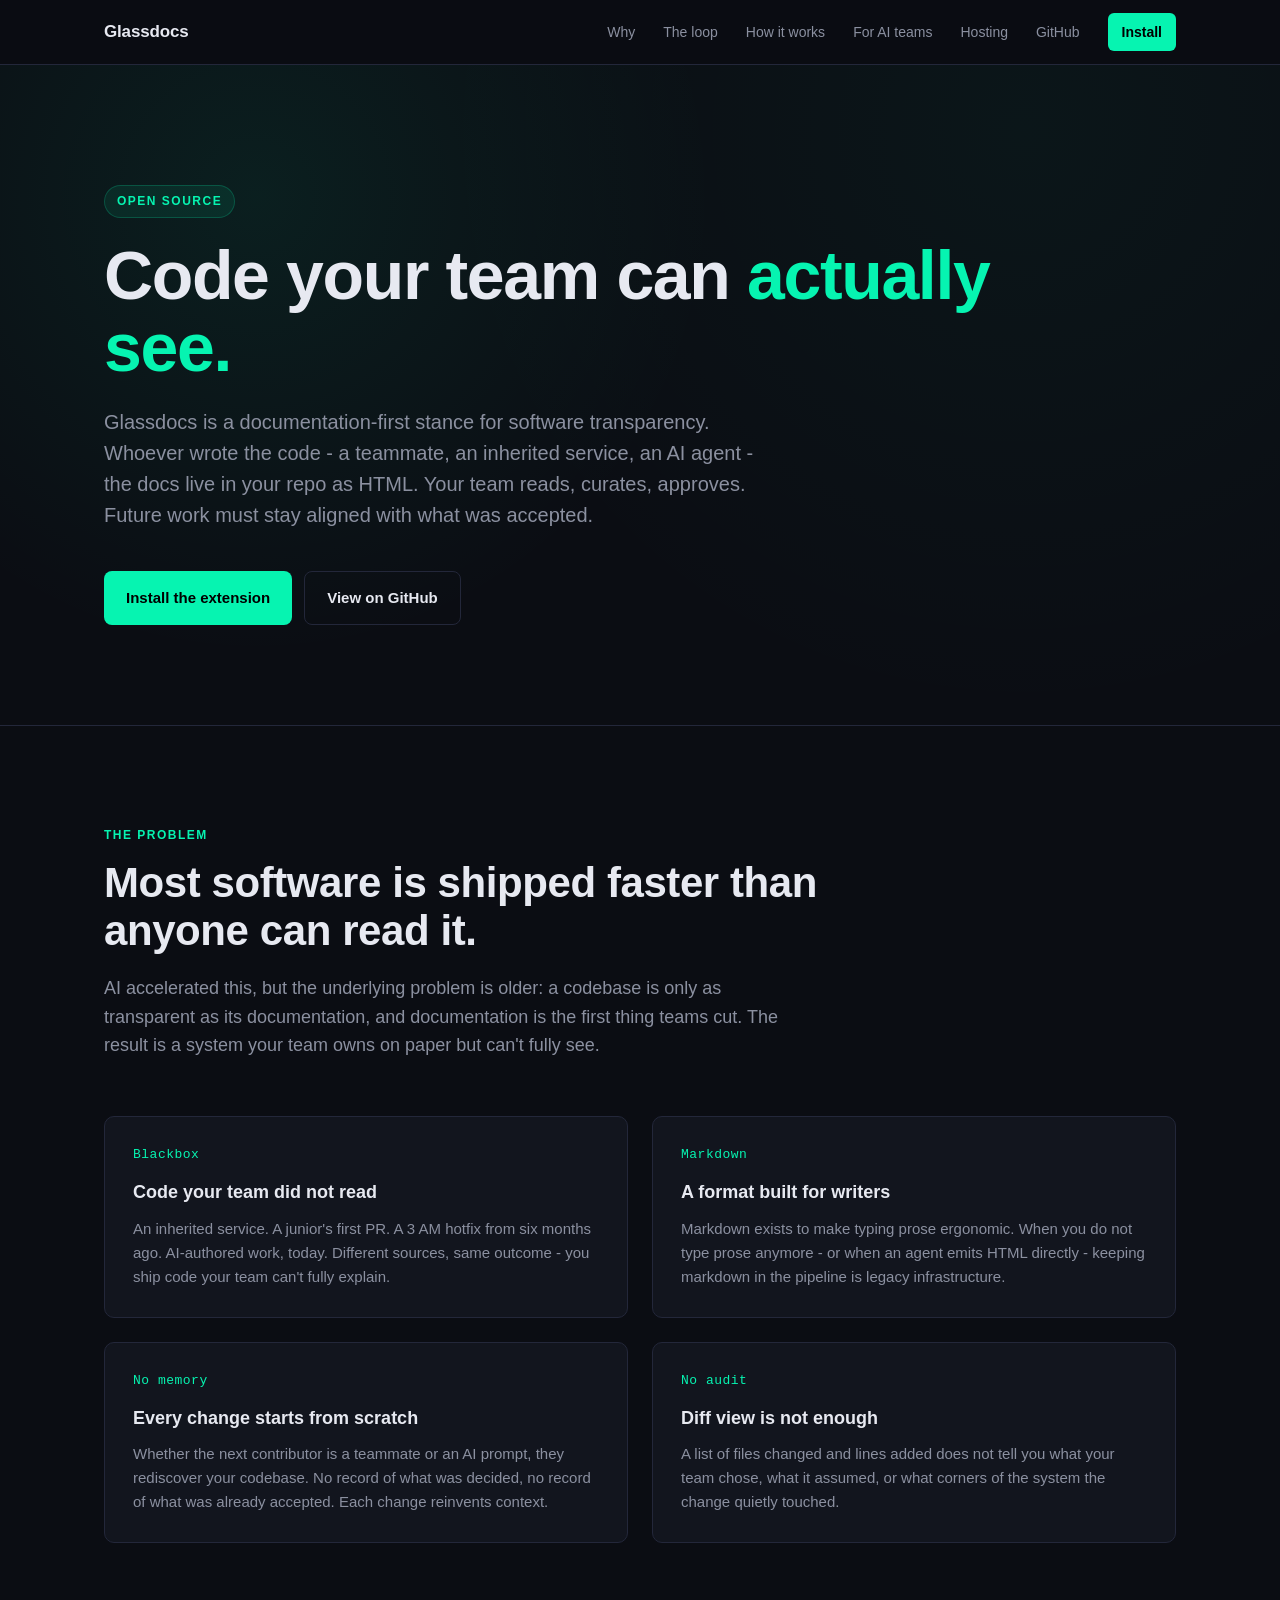
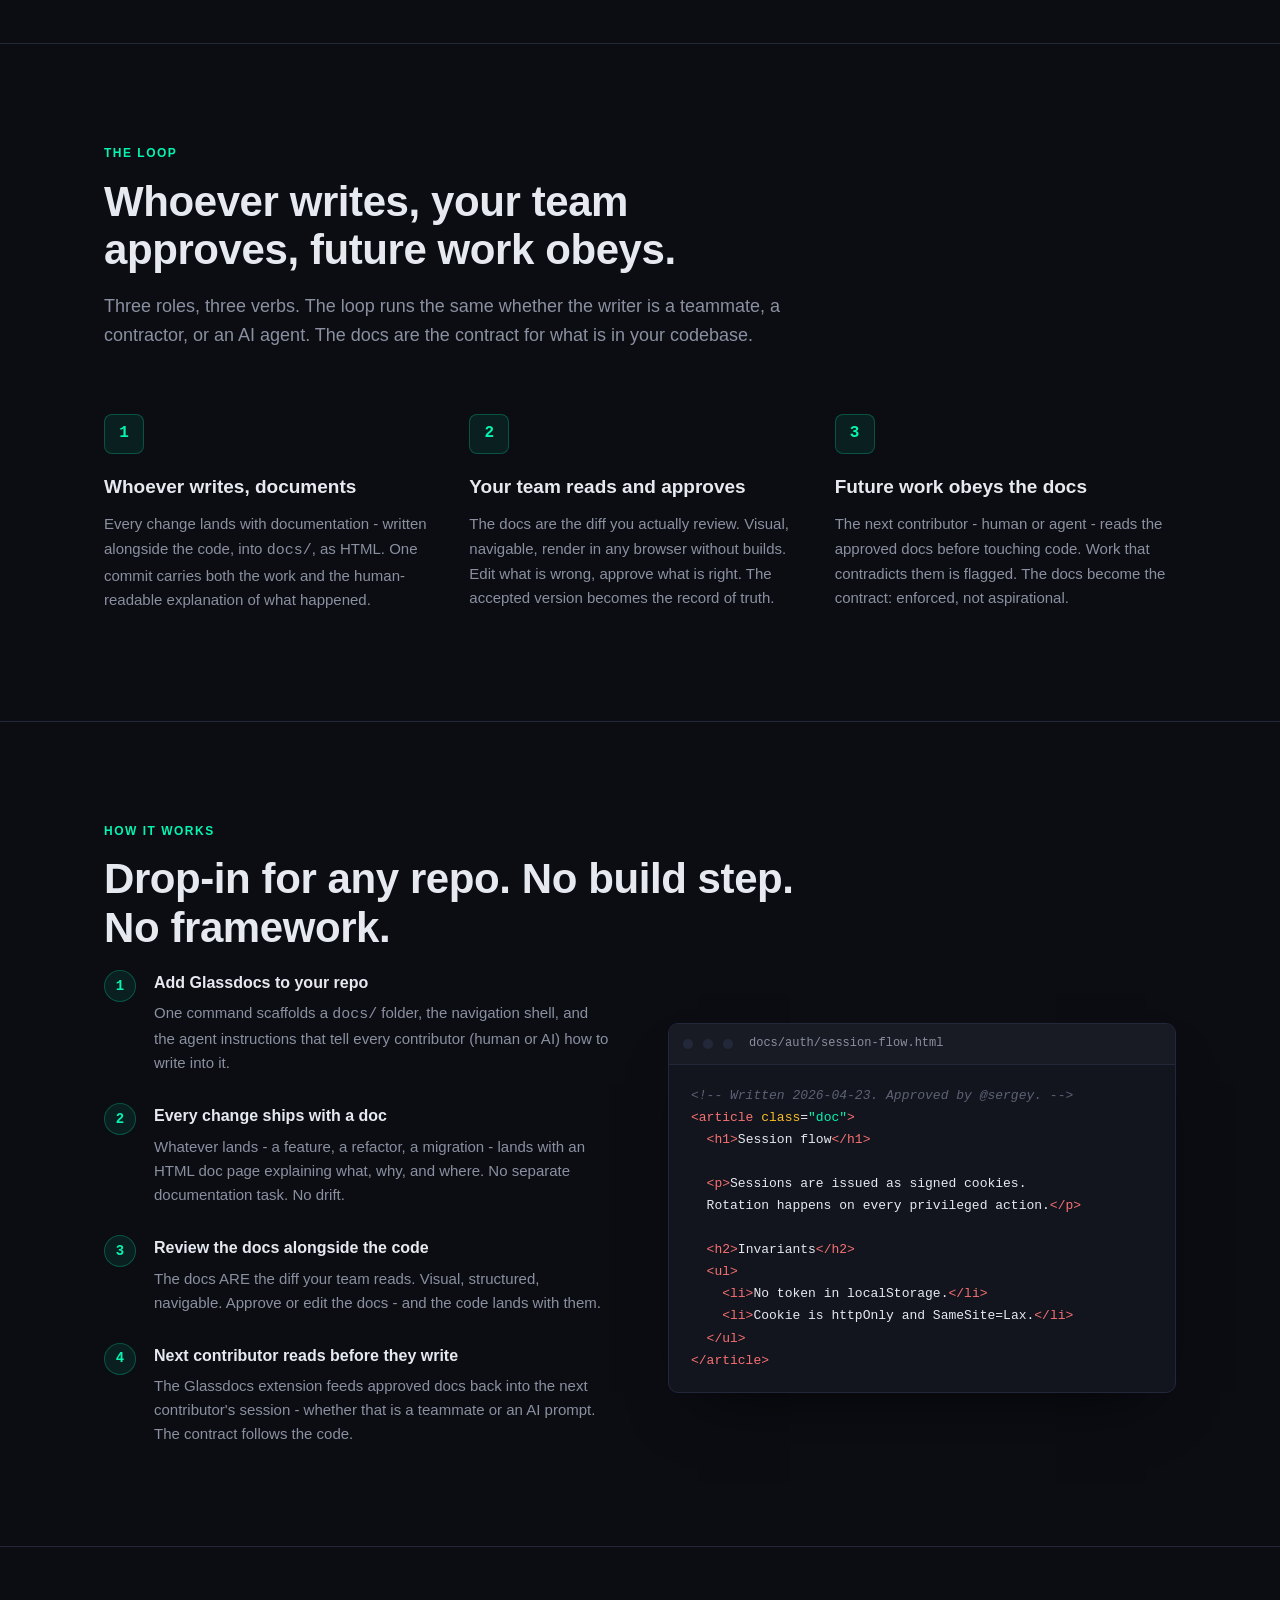
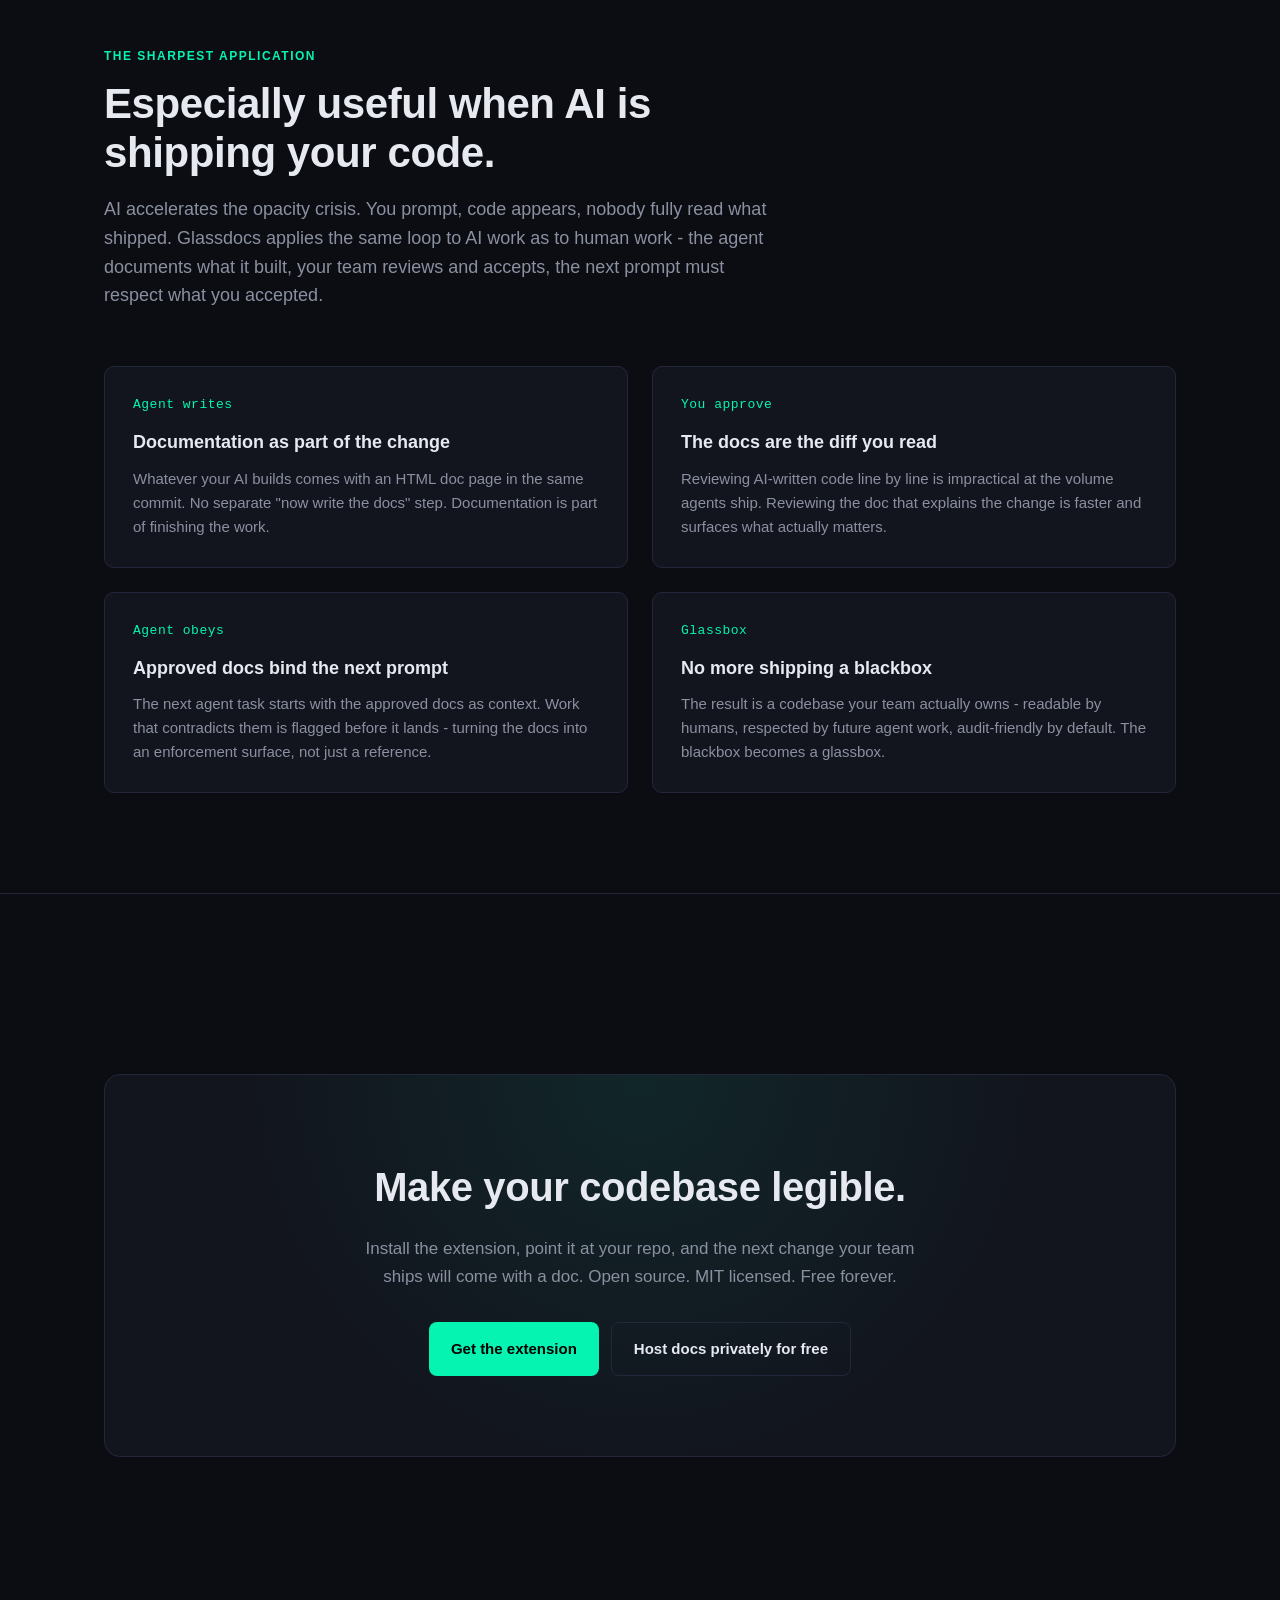
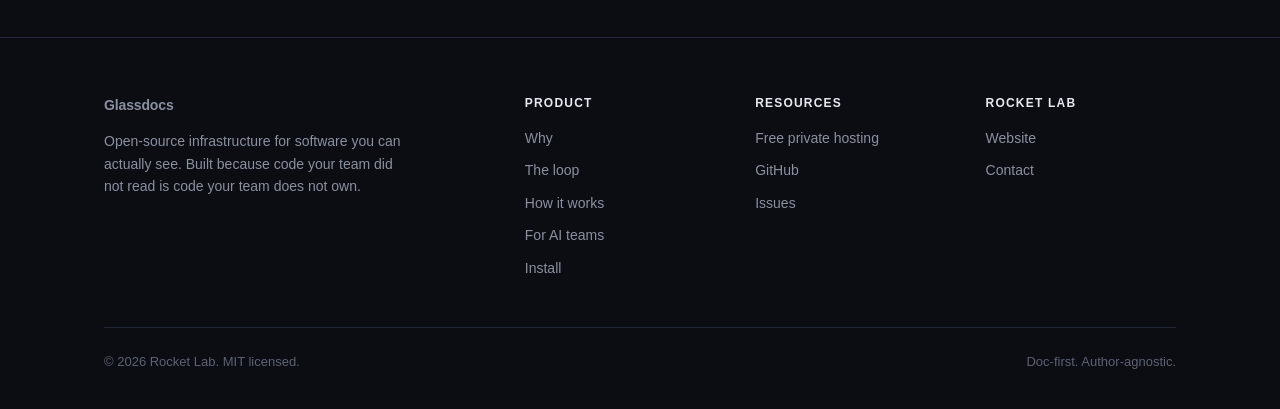
<file: index.html>
<!DOCTYPE html>
<html lang="en">
<head>
  <meta charset="UTF-8" />
  <meta name="viewport" content="width=device-width, initial-scale=1.0" />
  <title>Glassdocs - documentation as the contract for what shipped</title>
  <meta name="description" content="A documentation-first stance for software transparency. Whoever writes the code - human or AI - the team reads, approves, and binds future work to what was accepted." />

  <meta property="og:title" content="Glassdocs - code your team can actually see" />
  <meta property="og:description" content="Documentation-first software. Whoever writes (human or agent), the team approves, future work obeys. Especially useful when AI is shipping your code." />
  <meta property="og:type" content="website" />

  <link rel="icon" type="image/svg+xml" href="assets/favicon.svg" />
  <link rel="stylesheet" href="styles.css" />
</head>
<body>

  <nav class="nav">
    <div class="wrap nav-inner">
      <a href="/" class="nav-brand">Glassdocs</a>
      <div class="nav-links">
        <a href="#problem">Why</a>
        <a href="#loop">The loop</a>
        <a href="#how">How it works</a>
        <a href="#agents">For AI teams</a>
        <a href="hosting.html">Hosting</a>
        <a href="https://github.com/Glassdocs/glassdocs">GitHub</a>
        <a href="#install" class="nav-cta">Install</a>
      </div>
    </div>
  </nav>

  <header class="hero">
    <div class="wrap">
      <span class="hero-eyebrow">Open source</span>
      <h1>Code your team can <span class="accent">actually see.</span></h1>
      <p class="hero-sub">
        Glassdocs is a documentation-first stance for software transparency. Whoever wrote the code - a teammate,
        an inherited service, an AI agent - the docs live in your repo as HTML. Your team reads, curates, approves.
        Future work must stay aligned with what was accepted.
      </p>
      <div class="hero-ctas">
        <a class="btn btn-primary" href="#install">Install the extension</a>
        <a class="btn btn-secondary" href="https://github.com/Glassdocs/glassdocs">View on GitHub</a>
      </div>
    </div>
  </header>

  <section id="problem">
    <div class="wrap">
      <div class="section-eyebrow">The problem</div>
      <h2 class="section-title">Most software is shipped faster than anyone can read it.</h2>
      <p class="section-lede">
        AI accelerated this, but the underlying problem is older: a codebase is only as transparent as its
        documentation, and documentation is the first thing teams cut. The result is a system your team owns
        on paper but can't fully see.
      </p>

      <div class="problem-grid">
        <div class="problem-card">
          <span class="stat">Blackbox</span>
          <h3>Code your team did not read</h3>
          <p>An inherited service. A junior's first PR. A 3 AM hotfix from six months ago. AI-authored work, today.
          Different sources, same outcome - you ship code your team can't fully explain.</p>
        </div>
        <div class="problem-card">
          <span class="stat">Markdown</span>
          <h3>A format built for writers</h3>
          <p>Markdown exists to make typing prose ergonomic. When you do not type prose anymore - or when an
          agent emits HTML directly - keeping markdown in the pipeline is legacy infrastructure.</p>
        </div>
        <div class="problem-card">
          <span class="stat">No memory</span>
          <h3>Every change starts from scratch</h3>
          <p>Whether the next contributor is a teammate or an AI prompt, they rediscover your codebase. No record
          of what was decided, no record of what was already accepted. Each change reinvents context.</p>
        </div>
        <div class="problem-card">
          <span class="stat">No audit</span>
          <h3>Diff view is not enough</h3>
          <p>A list of files changed and lines added does not tell you what your team chose, what it assumed, or
          what corners of the system the change quietly touched.</p>
        </div>
      </div>
    </div>
  </section>

  <section id="loop">
    <div class="wrap">
      <div class="section-eyebrow">The loop</div>
      <h2 class="section-title">Whoever writes, your team approves, future work obeys.</h2>
      <p class="section-lede">
        Three roles, three verbs. The loop runs the same whether the writer is a teammate, a contractor, or an
        AI agent. The docs are the contract for what is in your codebase.
      </p>

      <div class="pillars">
        <div class="pillar">
          <div class="pillar-icon">1</div>
          <h3>Whoever writes, documents</h3>
          <p>
            Every change lands with documentation - written alongside the code, into <code>docs/</code>, as HTML.
            One commit carries both the work and the human-readable explanation of what happened.
          </p>
        </div>
        <div class="pillar">
          <div class="pillar-icon">2</div>
          <h3>Your team reads and approves</h3>
          <p>
            The docs are the diff you actually review. Visual, navigable, render in any browser without builds.
            Edit what is wrong, approve what is right. The accepted version becomes the record of truth.
          </p>
        </div>
        <div class="pillar">
          <div class="pillar-icon">3</div>
          <h3>Future work obeys the docs</h3>
          <p>
            The next contributor - human or agent - reads the approved docs before touching code. Work that
            contradicts them is flagged. The docs become the contract: enforced, not aspirational.
          </p>
        </div>
      </div>
    </div>
  </section>

  <section id="how">
    <div class="wrap">
      <div class="section-eyebrow">How it works</div>
      <h2 class="section-title">Drop-in for any repo. No build step. No framework.</h2>

      <div class="how">
        <ol class="how-steps">
          <li class="how-step">
            <div class="how-num">1</div>
            <div>
              <h4>Add Glassdocs to your repo</h4>
              <p>One command scaffolds a <code>docs/</code> folder, the navigation shell, and the agent instructions that tell every contributor (human or AI) how to write into it.</p>
            </div>
          </li>
          <li class="how-step">
            <div class="how-num">2</div>
            <div>
              <h4>Every change ships with a doc</h4>
              <p>Whatever lands - a feature, a refactor, a migration - lands with an HTML doc page explaining what, why, and where. No separate documentation task. No drift.</p>
            </div>
          </li>
          <li class="how-step">
            <div class="how-num">3</div>
            <div>
              <h4>Review the docs alongside the code</h4>
              <p>The docs ARE the diff your team reads. Visual, structured, navigable. Approve or edit the docs - and the code lands with them.</p>
            </div>
          </li>
          <li class="how-step">
            <div class="how-num">4</div>
            <div>
              <h4>Next contributor reads before they write</h4>
              <p>The Glassdocs extension feeds approved docs back into the next contributor's session - whether that is a teammate or an AI prompt. The contract follows the code.</p>
            </div>
          </li>
        </ol>

        <div class="code-frame">
          <div class="code-frame-bar">
            <span class="dot"></span><span class="dot"></span><span class="dot"></span>
            <span class="path">docs/auth/session-flow.html</span>
          </div>
<pre><span class="tk-cmt">&lt;!-- Written 2026-04-23. Approved by @sergey. --&gt;</span>
<span class="tk-tag">&lt;article</span> <span class="tk-attr">class</span>=<span class="tk-str">"doc"</span><span class="tk-tag">&gt;</span>
  <span class="tk-tag">&lt;h1&gt;</span>Session flow<span class="tk-tag">&lt;/h1&gt;</span>

  <span class="tk-tag">&lt;p&gt;</span>Sessions are issued as signed cookies.
  Rotation happens on every privileged action.<span class="tk-tag">&lt;/p&gt;</span>

  <span class="tk-tag">&lt;h2&gt;</span>Invariants<span class="tk-tag">&lt;/h2&gt;</span>
  <span class="tk-tag">&lt;ul&gt;</span>
    <span class="tk-tag">&lt;li&gt;</span>No token in localStorage.<span class="tk-tag">&lt;/li&gt;</span>
    <span class="tk-tag">&lt;li&gt;</span>Cookie is httpOnly and SameSite=Lax.<span class="tk-tag">&lt;/li&gt;</span>
  <span class="tk-tag">&lt;/ul&gt;</span>
<span class="tk-tag">&lt;/article&gt;</span></pre>
        </div>
      </div>
    </div>
  </section>

  <section id="agents">
    <div class="wrap">
      <div class="section-eyebrow">The sharpest application</div>
      <h2 class="section-title">Especially useful when AI is shipping your code.</h2>
      <p class="section-lede">
        AI accelerates the opacity crisis. You prompt, code appears, nobody fully read what shipped. Glassdocs
        applies the same loop to AI work as to human work - the agent documents what it built, your team reviews
        and accepts, the next prompt must respect what you accepted.
      </p>

      <div class="problem-grid">
        <div class="problem-card">
          <span class="stat">Agent writes</span>
          <h3>Documentation as part of the change</h3>
          <p>Whatever your AI builds comes with an HTML doc page in the same commit. No separate "now write the docs"
          step. Documentation is part of finishing the work.</p>
        </div>
        <div class="problem-card">
          <span class="stat">You approve</span>
          <h3>The docs are the diff you read</h3>
          <p>Reviewing AI-written code line by line is impractical at the volume agents ship. Reviewing the doc that
          explains the change is faster and surfaces what actually matters.</p>
        </div>
        <div class="problem-card">
          <span class="stat">Agent obeys</span>
          <h3>Approved docs bind the next prompt</h3>
          <p>The next agent task starts with the approved docs as context. Work that contradicts them is flagged
          before it lands - turning the docs into an enforcement surface, not just a reference.</p>
        </div>
        <div class="problem-card">
          <span class="stat">Glassbox</span>
          <h3>No more shipping a blackbox</h3>
          <p>The result is a codebase your team actually owns - readable by humans, respected by future agent work,
          audit-friendly by default. The blackbox becomes a glassbox.</p>
        </div>
      </div>
    </div>
  </section>

  <section id="install">
    <div class="wrap">
      <div class="cta-block">
        <h2>Make your codebase legible.</h2>
        <p>Install the extension, point it at your repo, and the next change your team ships will come with a doc. Open source. MIT licensed. Free forever.</p>
        <div class="hero-ctas">
          <a class="btn btn-primary" href="#">Get the extension</a>
          <a class="btn btn-secondary" href="hosting.html">Host docs privately for free</a>
        </div>
      </div>
    </div>
  </section>

  <footer>
    <div class="wrap">
      <div class="footer-grid">
        <div class="footer-brand">
          <p class="footer-wordmark">Glassdocs</p>
          <p>Open-source infrastructure for software you can actually see. Built because code your team did not read is code your team does not own.</p>
        </div>
        <div class="footer-col">
          <h5>Product</h5>
          <ul>
            <li><a href="#problem">Why</a></li>
            <li><a href="#loop">The loop</a></li>
            <li><a href="#how">How it works</a></li>
            <li><a href="#agents">For AI teams</a></li>
            <li><a href="#install">Install</a></li>
          </ul>
        </div>
        <div class="footer-col">
          <h5>Resources</h5>
          <ul>
            <li><a href="hosting.html">Free private hosting</a></li>
            <li><a href="https://github.com/Glassdocs/glassdocs">GitHub</a></li>
            <li><a href="https://github.com/Glassdocs/glassdocs/issues">Issues</a></li>
          </ul>
        </div>
        <div class="footer-col">
          <h5>Rocket Lab</h5>
          <ul>
            <li><a href="https://rocketlab.com.au">Website</a></li>
            <li><a href="mailto:hello@rocketlab.com.au">Contact</a></li>
          </ul>
        </div>
      </div>
      <div class="footer-bottom">
        <span>&copy; 2026 Rocket Lab. MIT licensed.</span>
        <span>Doc-first. Author-agnostic.</span>
      </div>
    </div>
  </footer>

</body>
</html>
</file>
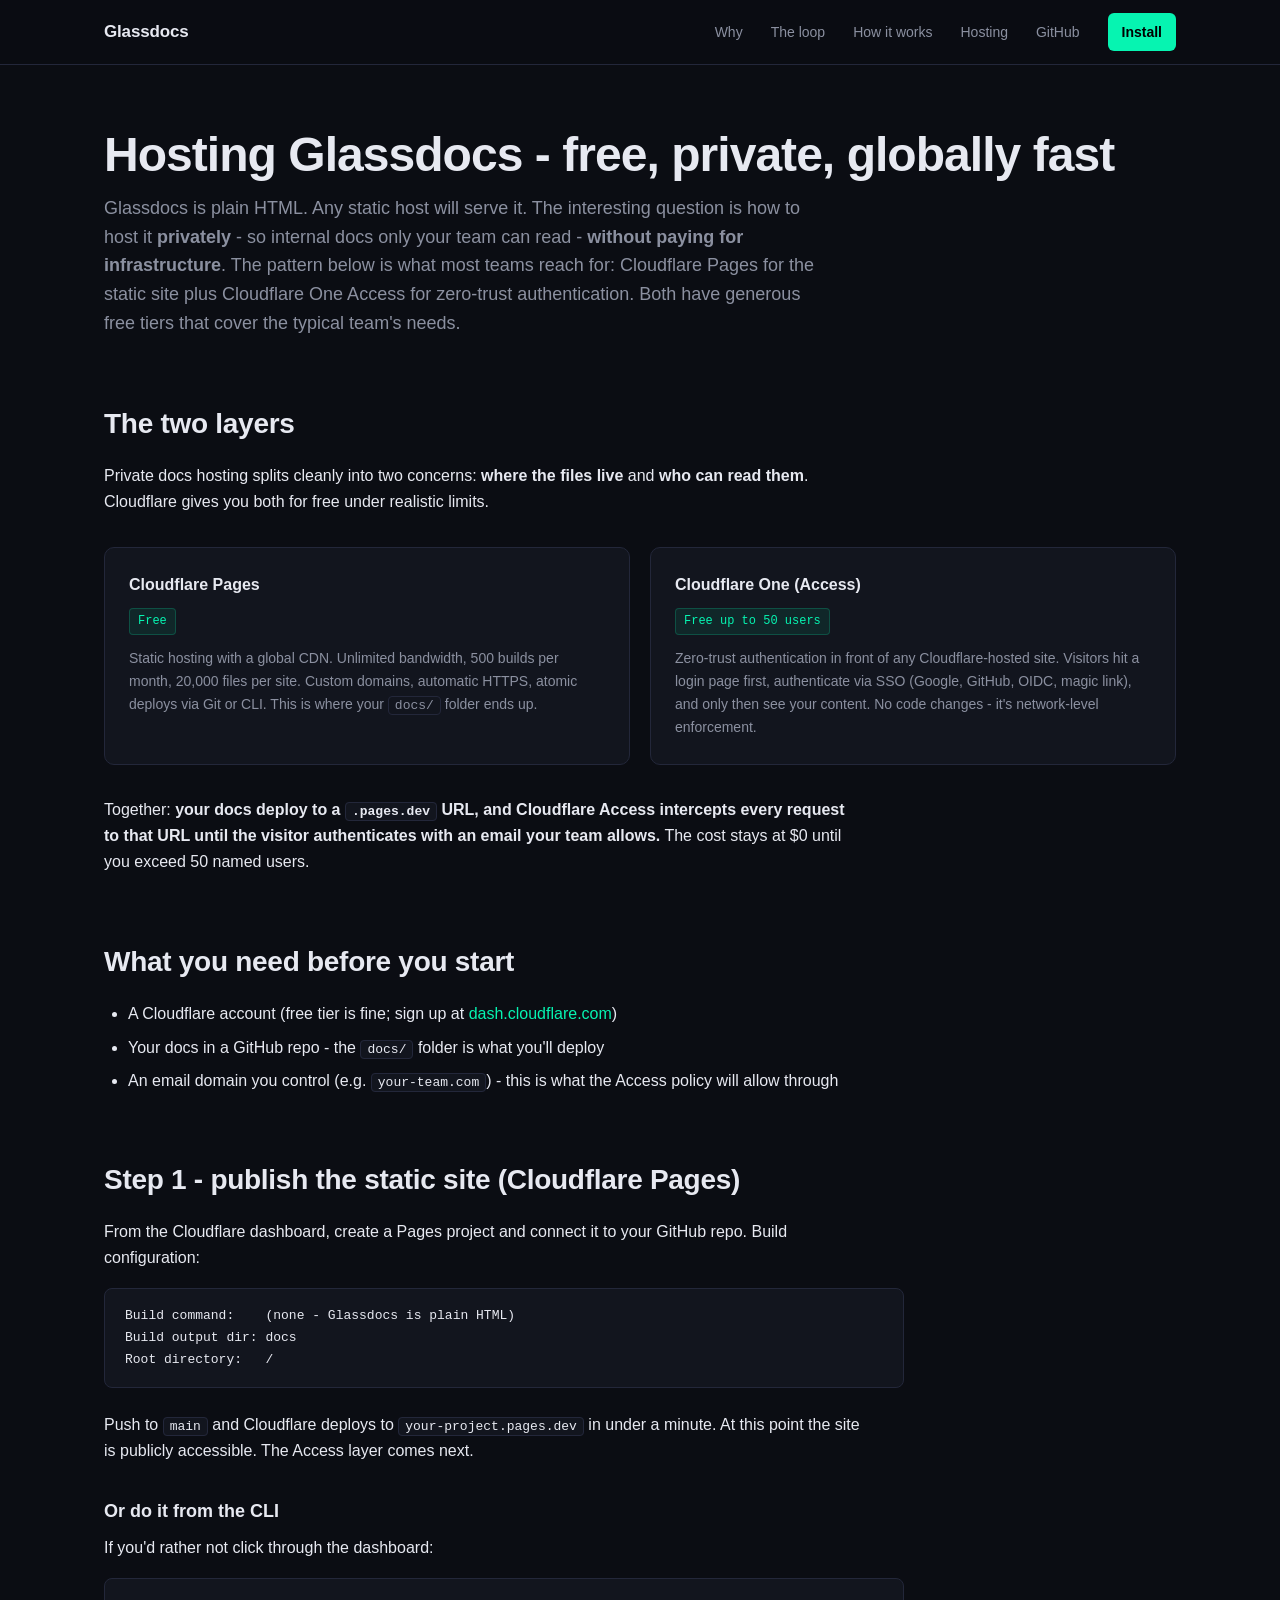
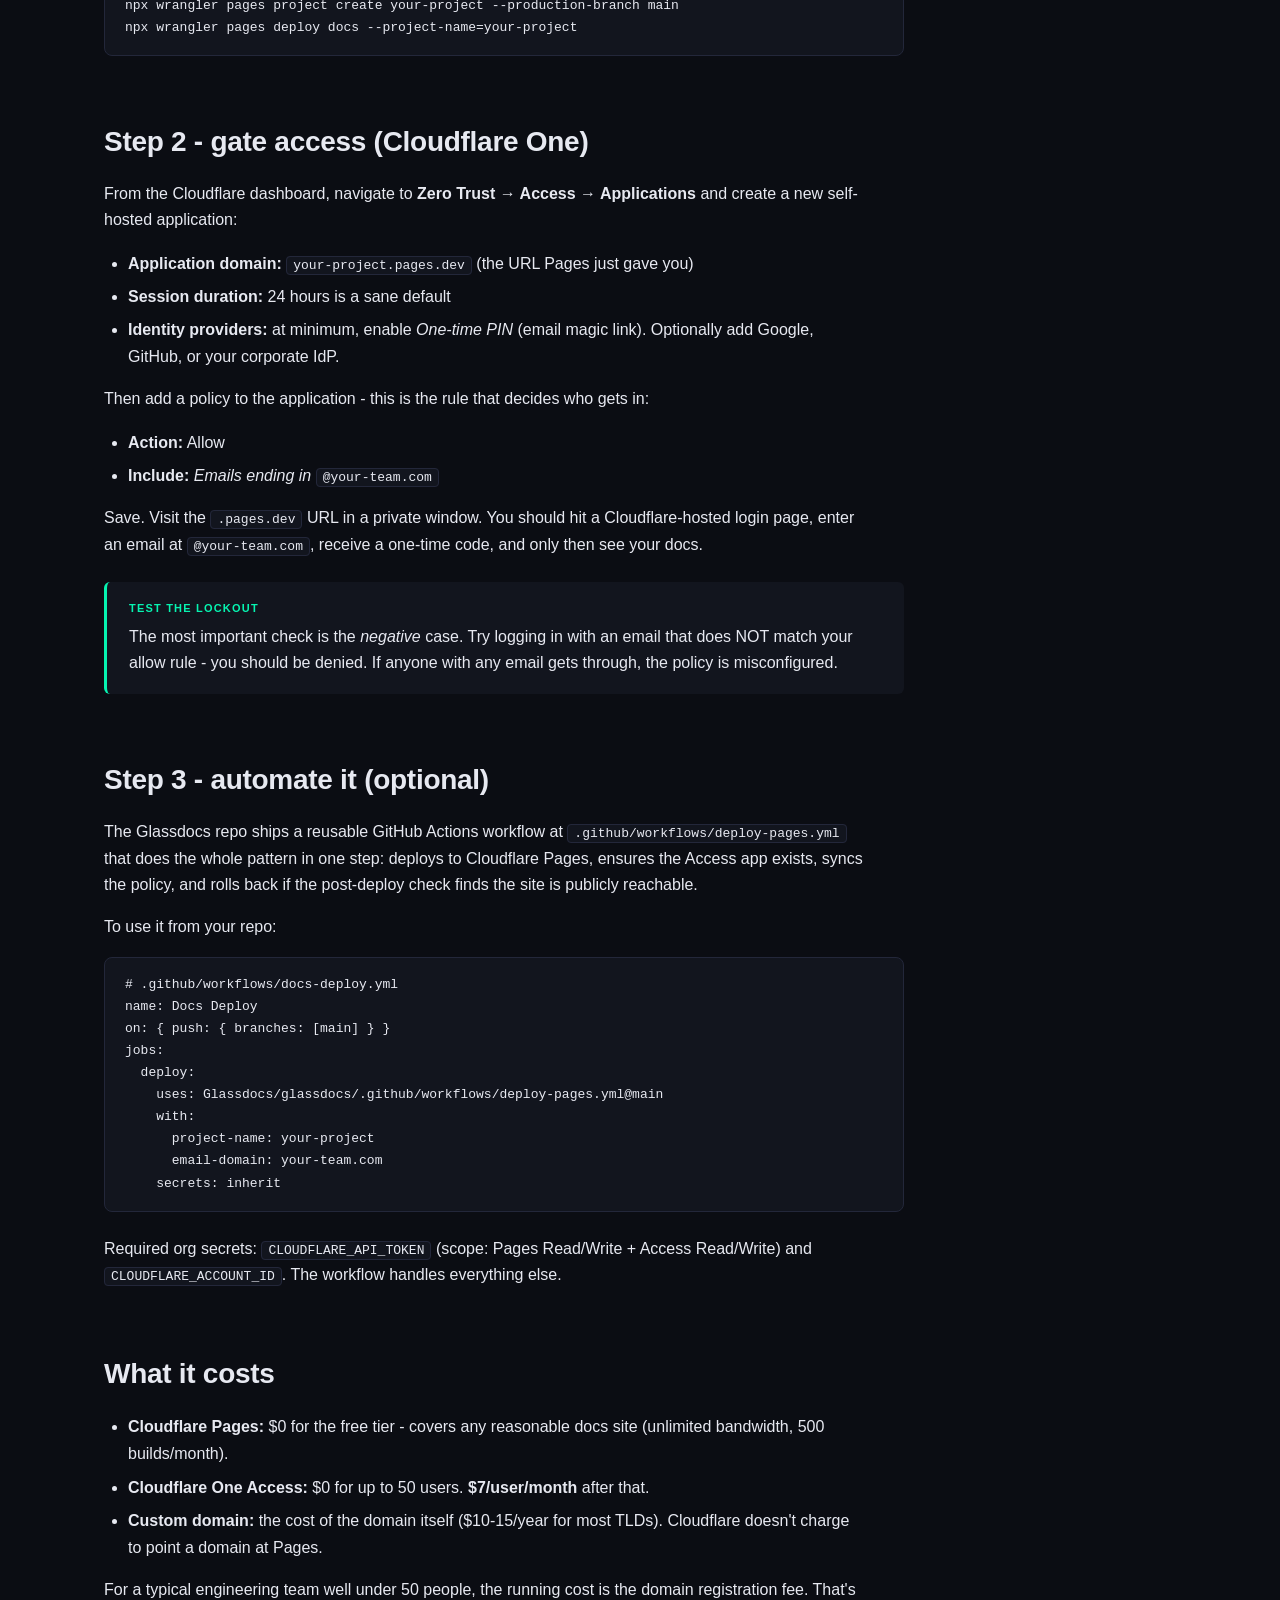
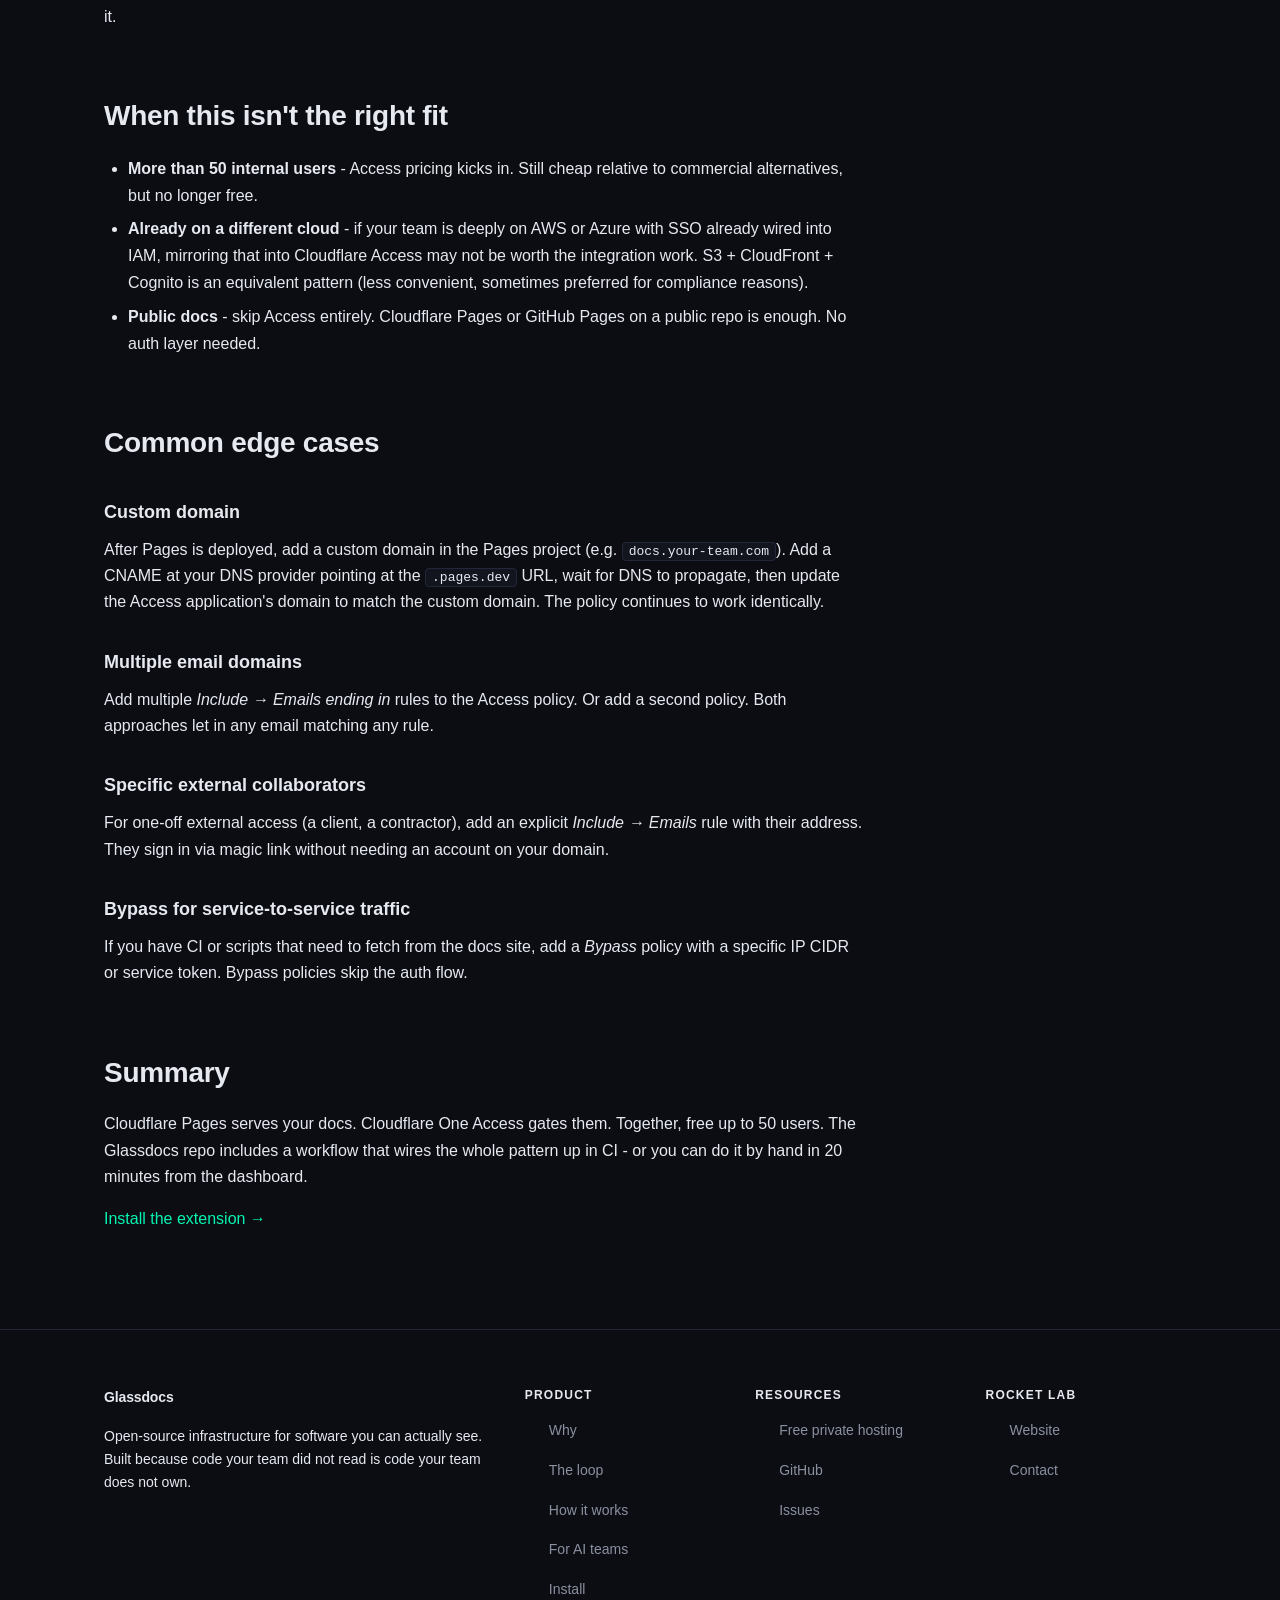
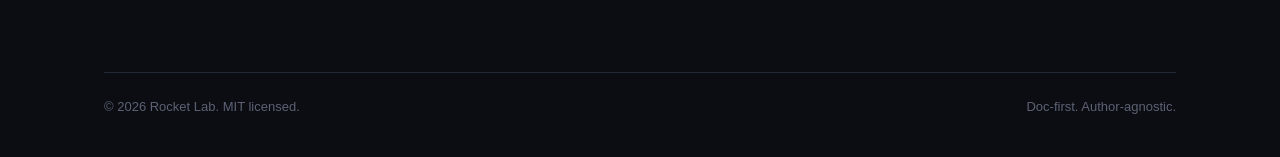
<file: hosting.html>
<!DOCTYPE html>
<html lang="en">
<head>
  <meta charset="UTF-8" />
  <meta name="viewport" content="width=device-width, initial-scale=1.0" />
  <title>Hosting Glassdocs - free, private, and globally fast</title>
  <meta name="description" content="Deploy a Glassdocs site for free, with optional zero-trust authentication. Static hosting on Cloudflare Pages, plus Cloudflare One Access for SSO-gated docs at no cost up to 50 users." />

  <meta property="og:title" content="Hosting Glassdocs - free private docs in under an hour" />
  <meta property="og:description" content="Cloudflare Pages serves static docs for free. Cloudflare One Access gates them with SSO for free up to 50 users. Together: a private docs site at zero cost." />
  <meta property="og:type" content="article" />

  <link rel="icon" type="image/svg+xml" href="assets/favicon.svg" />
  <link rel="stylesheet" href="styles.css" />
  <style>
    .doc-page main { padding-top: 64px; padding-bottom: 80px; }
    .doc-page h1 { font-size: clamp(32px, 5vw, 48px); letter-spacing: -0.02em; line-height: 1.1; margin-bottom: 12px; }
    .doc-page .lede { font-size: 18px; color: var(--text-muted); max-width: 720px; line-height: 1.6; margin-bottom: 56px; }
    .doc-page h2 { font-size: 28px; letter-spacing: -0.01em; margin-top: 64px; margin-bottom: 16px; }
    .doc-page h3 { font-size: 18px; font-weight: 600; margin-top: 32px; margin-bottom: 10px; }
    .doc-page p { color: var(--text); line-height: 1.65; margin-bottom: 16px; max-width: 760px; }
    .doc-page ul, .doc-page ol { color: var(--text); line-height: 1.7; margin-bottom: 16px; padding-left: 24px; max-width: 760px; }
    .doc-page li { margin-bottom: 6px; }
    .doc-page code { background: var(--bg-raised); border: 1px solid var(--border); padding: 1px 6px; border-radius: 4px; font-family: var(--font-mono); font-size: 13px; }
    .doc-page pre { background: var(--bg-raised); border: 1px solid var(--border); padding: 16px 20px; border-radius: 8px; font-family: var(--font-mono); font-size: 13px; line-height: 1.7; overflow-x: auto; margin-bottom: 24px; max-width: 800px; }
    .doc-page pre code { background: none; border: none; padding: 0; }
    .compare {
      display: grid; grid-template-columns: repeat(2, 1fr); gap: 20px;
      margin: 32px 0;
    }
    .compare-card {
      background: var(--bg-raised); border: 1px solid var(--border);
      border-radius: var(--radius); padding: 24px;
    }
    .compare-card h4 {
      font-size: 16px; font-weight: 600; margin-bottom: 8px; color: var(--text);
    }
    .compare-card .price {
      display: inline-block;
      font-family: var(--font-mono); font-size: 12px; color: var(--accent);
      background: var(--accent-ghost);
      border: 1px solid rgba(6, 244, 177, 0.2);
      padding: 3px 8px; border-radius: 4px;
      margin-bottom: 12px;
    }
    .compare-card p { font-size: 14px; color: var(--text-muted); margin-bottom: 0; }
    .callout {
      background: var(--bg-raised); border-left: 3px solid var(--accent);
      padding: 18px 22px; border-radius: 6px; margin: 24px 0;
      max-width: 800px;
    }
    .callout-label {
      font-size: 11px; letter-spacing: 1.2px; text-transform: uppercase;
      color: var(--accent); font-weight: 600; margin-bottom: 6px;
    }
    .callout p:last-child { margin-bottom: 0; }
    @media (max-width: 820px) {
      .compare { grid-template-columns: 1fr; }
    }
  </style>
</head>
<body class="doc-page">

  <nav class="nav">
    <div class="wrap nav-inner">
      <a href="index.html" class="nav-brand">Glassdocs</a>
      <div class="nav-links">
        <a href="index.html#problem">Why</a>
        <a href="index.html#loop">The loop</a>
        <a href="index.html#how">How it works</a>
        <a href="hosting.html">Hosting</a>
        <a href="https://github.com/Glassdocs/glassdocs">GitHub</a>
        <a href="index.html#install" class="nav-cta">Install</a>
      </div>
    </div>
  </nav>

  <main>
    <div class="wrap">

      <h1>Hosting Glassdocs - free, private, globally fast</h1>
      <p class="lede">
        Glassdocs is plain HTML. Any static host will serve it. The interesting question is how to host
        it <strong>privately</strong> - so internal docs only your team can read - <strong>without paying for
        infrastructure</strong>. The pattern below is what most teams reach for: Cloudflare Pages for the
        static site plus Cloudflare One Access for zero-trust authentication. Both have generous free tiers
        that cover the typical team's needs.
      </p>

      <h2>The two layers</h2>
      <p>
        Private docs hosting splits cleanly into two concerns: <strong>where the files live</strong> and
        <strong>who can read them</strong>. Cloudflare gives you both for free under realistic limits.
      </p>

      <div class="compare">
        <div class="compare-card">
          <h4>Cloudflare Pages</h4>
          <span class="price">Free</span>
          <p>Static hosting with a global CDN. Unlimited bandwidth, 500 builds per month, 20,000 files per site.
          Custom domains, automatic HTTPS, atomic deploys via Git or CLI. This is where your <code>docs/</code>
          folder ends up.</p>
        </div>
        <div class="compare-card">
          <h4>Cloudflare One (Access)</h4>
          <span class="price">Free up to 50 users</span>
          <p>Zero-trust authentication in front of any Cloudflare-hosted site. Visitors hit a login page first,
          authenticate via SSO (Google, GitHub, OIDC, magic link), and only then see your content. No code
          changes - it's network-level enforcement.</p>
        </div>
      </div>

      <p>
        Together: <strong>your docs deploy to a <code>.pages.dev</code> URL, and Cloudflare Access intercepts
        every request to that URL until the visitor authenticates with an email your team allows.</strong> The
        cost stays at $0 until you exceed 50 named users.
      </p>

      <h2>What you need before you start</h2>
      <ul>
        <li>A Cloudflare account (free tier is fine; sign up at <a href="https://dash.cloudflare.com">dash.cloudflare.com</a>)</li>
        <li>Your docs in a GitHub repo - the <code>docs/</code> folder is what you'll deploy</li>
        <li>An email domain you control (e.g. <code>your-team.com</code>) - this is what the Access policy will allow through</li>
      </ul>

      <h2>Step 1 - publish the static site (Cloudflare Pages)</h2>
      <p>
        From the Cloudflare dashboard, create a Pages project and connect it to your GitHub repo. Build
        configuration:
      </p>
      <pre><code>Build command:    (none - Glassdocs is plain HTML)
Build output dir: docs
Root directory:   /</code></pre>
      <p>
        Push to <code>main</code> and Cloudflare deploys to <code>your-project.pages.dev</code> in under
        a minute. At this point the site is publicly accessible. The Access layer comes next.
      </p>

      <h3>Or do it from the CLI</h3>
      <p>If you'd rather not click through the dashboard:</p>
      <pre><code>npx wrangler pages project create your-project --production-branch main
npx wrangler pages deploy docs --project-name=your-project</code></pre>

      <h2>Step 2 - gate access (Cloudflare One)</h2>
      <p>
        From the Cloudflare dashboard, navigate to <strong>Zero Trust &rarr; Access &rarr; Applications</strong>
        and create a new self-hosted application:
      </p>
      <ul>
        <li><strong>Application domain:</strong> <code>your-project.pages.dev</code> (the URL Pages just gave you)</li>
        <li><strong>Session duration:</strong> 24 hours is a sane default</li>
        <li><strong>Identity providers:</strong> at minimum, enable <em>One-time PIN</em> (email magic link). Optionally add Google, GitHub, or your corporate IdP.</li>
      </ul>
      <p>
        Then add a policy to the application - this is the rule that decides who gets in:
      </p>
      <ul>
        <li><strong>Action:</strong> Allow</li>
        <li><strong>Include:</strong> <em>Emails ending in</em> <code>@your-team.com</code></li>
      </ul>
      <p>
        Save. Visit the <code>.pages.dev</code> URL in a private window. You should hit a Cloudflare-hosted
        login page, enter an email at <code>@your-team.com</code>, receive a one-time code, and only then see
        your docs.
      </p>

      <div class="callout">
        <div class="callout-label">Test the lockout</div>
        <p>The most important check is the <em>negative</em> case. Try logging in with an email that does NOT
        match your allow rule - you should be denied. If anyone with any email gets through, the policy is
        misconfigured.</p>
      </div>

      <h2>Step 3 - automate it (optional)</h2>
      <p>
        The Glassdocs repo ships a reusable GitHub Actions workflow at
        <code>.github/workflows/deploy-pages.yml</code> that does the whole pattern in one step: deploys to
        Cloudflare Pages, ensures the Access app exists, syncs the policy, and rolls back if the post-deploy
        check finds the site is publicly reachable.
      </p>
      <p>To use it from your repo:</p>
      <pre><code># .github/workflows/docs-deploy.yml
name: Docs Deploy
on: { push: { branches: [main] } }
jobs:
  deploy:
    uses: Glassdocs/glassdocs/.github/workflows/deploy-pages.yml@main
    with:
      project-name: your-project
      email-domain: your-team.com
    secrets: inherit
</code></pre>
      <p>
        Required org secrets: <code>CLOUDFLARE_API_TOKEN</code> (scope: Pages Read/Write + Access Read/Write)
        and <code>CLOUDFLARE_ACCOUNT_ID</code>. The workflow handles everything else.
      </p>

      <h2>What it costs</h2>
      <ul>
        <li><strong>Cloudflare Pages:</strong> $0 for the free tier - covers any reasonable docs site (unlimited bandwidth, 500 builds/month).</li>
        <li><strong>Cloudflare One Access:</strong> $0 for up to 50 users. <strong>$7/user/month</strong> after that.</li>
        <li><strong>Custom domain:</strong> the cost of the domain itself ($10-15/year for most TLDs). Cloudflare doesn't charge to point a domain at Pages.</li>
      </ul>
      <p>
        For a typical engineering team well under 50 people, the running cost is the domain registration fee.
        That's it.
      </p>

      <h2>When this isn't the right fit</h2>
      <ul>
        <li><strong>More than 50 internal users</strong> - Access pricing kicks in. Still cheap relative to
        commercial alternatives, but no longer free.</li>
        <li><strong>Already on a different cloud</strong> - if your team is deeply on AWS or Azure with SSO
        already wired into IAM, mirroring that into Cloudflare Access may not be worth the integration work.
        S3 + CloudFront + Cognito is an equivalent pattern (less convenient, sometimes preferred for
        compliance reasons).</li>
        <li><strong>Public docs</strong> - skip Access entirely. Cloudflare Pages or GitHub Pages on a public
        repo is enough. No auth layer needed.</li>
      </ul>

      <h2>Common edge cases</h2>

      <h3>Custom domain</h3>
      <p>
        After Pages is deployed, add a custom domain in the Pages project (e.g. <code>docs.your-team.com</code>).
        Add a CNAME at your DNS provider pointing at the <code>.pages.dev</code> URL, wait for DNS to propagate,
        then update the Access application's domain to match the custom domain. The policy continues to work
        identically.
      </p>

      <h3>Multiple email domains</h3>
      <p>
        Add multiple <em>Include &rarr; Emails ending in</em> rules to the Access policy. Or add a second
        policy. Both approaches let in any email matching any rule.
      </p>

      <h3>Specific external collaborators</h3>
      <p>
        For one-off external access (a client, a contractor), add an explicit
        <em>Include &rarr; Emails</em> rule with their address. They sign in via magic link without needing
        an account on your domain.
      </p>

      <h3>Bypass for service-to-service traffic</h3>
      <p>
        If you have CI or scripts that need to fetch from the docs site, add a <em>Bypass</em> policy with a
        specific IP CIDR or service token. Bypass policies skip the auth flow.
      </p>

      <h2>Summary</h2>
      <p>
        Cloudflare Pages serves your docs. Cloudflare One Access gates them. Together, free up to 50 users.
        The Glassdocs repo includes a workflow that wires the whole pattern up in CI - or you can do it by
        hand in 20 minutes from the dashboard.
      </p>
      <p>
        <a href="index.html#install">Install the extension &rarr;</a>
      </p>

    </div>
  </main>

  <footer>
    <div class="wrap">
      <div class="footer-grid">
        <div class="footer-brand">
          <p class="footer-wordmark">Glassdocs</p>
          <p>Open-source infrastructure for software you can actually see. Built because code your team did not read is code your team does not own.</p>
        </div>
        <div class="footer-col">
          <h5>Product</h5>
          <ul>
            <li><a href="index.html#problem">Why</a></li>
            <li><a href="index.html#loop">The loop</a></li>
            <li><a href="index.html#how">How it works</a></li>
            <li><a href="index.html#agents">For AI teams</a></li>
            <li><a href="index.html#install">Install</a></li>
          </ul>
        </div>
        <div class="footer-col">
          <h5>Resources</h5>
          <ul>
            <li><a href="hosting.html">Free private hosting</a></li>
            <li><a href="https://github.com/Glassdocs/glassdocs">GitHub</a></li>
            <li><a href="https://github.com/Glassdocs/glassdocs/issues">Issues</a></li>
          </ul>
        </div>
        <div class="footer-col">
          <h5>Rocket Lab</h5>
          <ul>
            <li><a href="https://rocketlab.com.au">Website</a></li>
            <li><a href="mailto:hello@rocketlab.com.au">Contact</a></li>
          </ul>
        </div>
      </div>
      <div class="footer-bottom">
        <span>&copy; 2026 Rocket Lab. MIT licensed.</span>
        <span>Doc-first. Author-agnostic.</span>
      </div>
    </div>
  </footer>

</body>
</html>
</file>
<file: styles.css>
/* Docs Playbook - marketing site
   Handcrafted. No framework. No build step.
   Brand palette echoes Glassdocs, layout is distinct. */

:root {
  --bg: #0b0d13;
  --bg-raised: #12151e;
  --surface: #181b24;
  --border: #23273a;
  --text: #e7e9f1;
  --text-muted: #8b90a0;
  --text-dim: #5c6274;
  --accent: #06f4b1;
  --accent-dim: #0ab882;
  --accent-ghost: rgba(6, 244, 177, 0.08);
  --max: 1120px;
  --radius: 10px;
  --font-sans: -apple-system, BlinkMacSystemFont, "Segoe UI", Roboto, "Inter", sans-serif;
  --font-mono: ui-monospace, "SF Mono", "Menlo", "Cascadia Mono", Consolas, monospace;
}

* { margin: 0; padding: 0; box-sizing: border-box; }
html { scroll-behavior: smooth; }
body {
  font-family: var(--font-sans);
  background: var(--bg);
  color: var(--text);
  line-height: 1.6;
  font-size: 16px;
  -webkit-font-smoothing: antialiased;
  text-rendering: optimizeLegibility;
}
a { color: var(--accent); text-decoration: none; }
a:hover { color: var(--accent-dim); }
::selection { background: var(--accent); color: #000; }

.wrap { max-width: var(--max); margin: 0 auto; padding: 0 24px; }

/* ─── Nav ─────────────────────────────────────────── */
.nav {
  position: sticky; top: 0; z-index: 50;
  background: rgba(11, 13, 19, 0.8);
  backdrop-filter: blur(12px);
  border-bottom: 1px solid var(--border);
}
.nav-inner {
  display: flex; align-items: center; justify-content: space-between;
  height: 64px;
}
.nav-brand {
  display: flex; align-items: center; gap: 10px;
  color: var(--text); font-weight: 600; font-size: 15px;
}
.nav-brand { font-size: 17px; letter-spacing: -0.01em; }
.nav-links { display: flex; gap: 28px; align-items: center; }
.nav-links a { color: var(--text-muted); font-size: 14px; font-weight: 500; }
.nav-links a:hover { color: var(--text); }
.nav-links .nav-cta {
  color: #000; background: var(--accent);
  padding: 8px 14px; border-radius: 6px;
  font-weight: 600;
}
.nav-links .nav-cta:hover { background: var(--accent-dim); color: #000; }

/* ─── Hero ────────────────────────────────────────── */
.hero {
  padding: 120px 0 100px;
  border-bottom: 1px solid var(--border);
  background:
    radial-gradient(circle at 20% 20%, rgba(6, 244, 177, 0.08), transparent 40%),
    radial-gradient(circle at 80% 10%, rgba(6, 244, 177, 0.04), transparent 50%);
}
.hero-eyebrow {
  display: inline-block;
  font-size: 12px; letter-spacing: 1.5px; text-transform: uppercase;
  color: var(--accent); font-weight: 600;
  margin-bottom: 22px;
  padding: 6px 12px;
  background: var(--accent-ghost);
  border: 1px solid rgba(6, 244, 177, 0.2);
  border-radius: 100px;
}
.hero h1 {
  font-size: clamp(38px, 6vw, 68px);
  line-height: 1.05;
  letter-spacing: -0.02em;
  font-weight: 700;
  max-width: 900px;
  margin-bottom: 24px;
}
.hero h1 .accent { color: var(--accent); }
.hero-sub {
  font-size: clamp(17px, 2vw, 20px);
  color: var(--text-muted);
  max-width: 680px;
  line-height: 1.55;
  margin-bottom: 40px;
}
.hero-ctas { display: flex; gap: 12px; flex-wrap: wrap; }
.btn {
  display: inline-flex; align-items: center; gap: 8px;
  padding: 14px 22px;
  border-radius: 8px;
  font-size: 15px; font-weight: 600;
  transition: transform 0.1s ease, background 0.15s ease;
  cursor: pointer; border: none;
}
.btn:active { transform: translateY(1px); }
.btn-primary { background: var(--accent); color: #000; }
.btn-primary:hover { background: var(--accent-dim); color: #000; }
.btn-secondary {
  background: transparent; color: var(--text);
  border: 1px solid var(--border);
}
.btn-secondary:hover { border-color: var(--text-muted); color: var(--text); }

/* ─── Section base ────────────────────────────────── */
section { padding: 100px 0; border-bottom: 1px solid var(--border); }
section:last-of-type { border-bottom: none; }
.section-eyebrow {
  font-size: 12px; letter-spacing: 1.5px; text-transform: uppercase;
  color: var(--accent); font-weight: 600; margin-bottom: 14px;
}
.section-title {
  font-size: clamp(28px, 4vw, 42px);
  letter-spacing: -0.01em;
  font-weight: 700;
  margin-bottom: 18px;
  max-width: 720px;
  line-height: 1.15;
}
.section-lede {
  font-size: 18px;
  color: var(--text-muted);
  max-width: 680px;
  line-height: 1.6;
  margin-bottom: 56px;
}

/* ─── Problem / positioning ───────────────────────── */
.problem-grid {
  display: grid;
  grid-template-columns: repeat(2, 1fr);
  gap: 24px;
  margin-top: 40px;
}
.problem-card {
  background: var(--bg-raised);
  border: 1px solid var(--border);
  border-radius: var(--radius);
  padding: 28px;
}
.problem-card h3 {
  font-size: 18px; font-weight: 600; margin-bottom: 10px;
  color: var(--text);
}
.problem-card p { color: var(--text-muted); font-size: 15px; line-height: 1.6; }
.problem-card .stat {
  display: block; color: var(--accent);
  font-family: var(--font-mono); font-size: 13px; margin-bottom: 12px;
  letter-spacing: 0.5px;
}

/* ─── Pillars ─────────────────────────────────────── */
.pillars {
  display: grid;
  grid-template-columns: repeat(3, 1fr);
  gap: 24px;
}
.pillar { padding: 8px 0; }
.pillar-icon {
  width: 40px; height: 40px;
  border-radius: 8px;
  background: var(--accent-ghost);
  border: 1px solid rgba(6, 244, 177, 0.25);
  display: flex; align-items: center; justify-content: center;
  color: var(--accent);
  margin-bottom: 18px;
  font-family: var(--font-mono); font-weight: 700;
}
.pillar h3 { font-size: 19px; font-weight: 600; margin-bottom: 10px; }
.pillar p { color: var(--text-muted); font-size: 15px; line-height: 1.65; }

/* ─── Code / how it works ─────────────────────────── */
.how {
  display: grid;
  grid-template-columns: 1fr 1fr;
  gap: 56px;
  align-items: center;
}
.how-steps { list-style: none; display: flex; flex-direction: column; gap: 28px; }
.how-step { display: flex; gap: 18px; }
.how-num {
  flex-shrink: 0;
  width: 32px; height: 32px;
  border-radius: 50%;
  background: var(--accent-ghost);
  border: 1px solid rgba(6, 244, 177, 0.25);
  color: var(--accent);
  display: flex; align-items: center; justify-content: center;
  font-family: var(--font-mono); font-weight: 700; font-size: 14px;
}
.how-step h4 { font-size: 16px; font-weight: 600; margin-bottom: 6px; }
.how-step p { color: var(--text-muted); font-size: 15px; line-height: 1.6; }

.code-frame {
  background: var(--bg-raised);
  border: 1px solid var(--border);
  border-radius: var(--radius);
  overflow: hidden;
  box-shadow: 0 30px 60px -30px rgba(0, 0, 0, 0.7);
}
.code-frame-bar {
  background: var(--surface);
  border-bottom: 1px solid var(--border);
  padding: 10px 14px;
  display: flex; align-items: center; gap: 10px;
}
.code-frame-bar .dot {
  width: 10px; height: 10px; border-radius: 50%; background: var(--border);
}
.code-frame-bar .path {
  margin-left: 6px;
  font-family: var(--font-mono); font-size: 12px; color: var(--text-muted);
}
.code-frame pre {
  margin: 0;
  padding: 20px 22px;
  font-family: var(--font-mono);
  font-size: 13px;
  line-height: 1.7;
  color: var(--text);
  overflow-x: auto;
}
.code-frame .tk-tag { color: #f87171; }
.code-frame .tk-attr { color: #fbbf24; }
.code-frame .tk-str { color: var(--accent); }
.code-frame .tk-cmt { color: var(--text-dim); font-style: italic; }

/* ─── CTA block ───────────────────────────────────── */
.cta-block {
  text-align: center;
  padding: 80px 24px;
  background:
    radial-gradient(circle at 50% 0%, rgba(6, 244, 177, 0.08), transparent 60%),
    var(--bg-raised);
  border: 1px solid var(--border);
  border-radius: 16px;
  margin: 80px auto;
}
.cta-block h2 {
  font-size: clamp(28px, 4vw, 40px);
  font-weight: 700;
  letter-spacing: -0.01em;
  margin-bottom: 16px;
}
.cta-block p {
  font-size: 17px;
  color: var(--text-muted);
  margin-bottom: 32px;
  max-width: 560px; margin-left: auto; margin-right: auto;
}
.cta-block .hero-ctas { justify-content: center; }

/* ─── Footer ──────────────────────────────────────── */
footer {
  padding: 56px 0 40px;
  border-top: 1px solid var(--border);
  color: var(--text-muted);
  font-size: 14px;
}
.footer-grid {
  display: grid;
  grid-template-columns: 2fr 1fr 1fr 1fr;
  gap: 40px;
  margin-bottom: 48px;
}
.footer-logo { height: 18px; display: block; margin-bottom: 14px; }
.footer-wordmark {
  font-size: 18px;
  font-weight: 700;
  color: var(--text);
  letter-spacing: -0.01em;
  margin-bottom: 14px;
}
.footer-brand p { max-width: 300px; font-size: 14px; color: var(--text-muted); }
.footer-col h5 {
  font-size: 12px; letter-spacing: 1.2px; text-transform: uppercase;
  color: var(--text); margin-bottom: 14px; font-weight: 600;
}
.footer-col ul { list-style: none; display: flex; flex-direction: column; gap: 10px; }
.footer-col a { color: var(--text-muted); }
.footer-col a:hover { color: var(--text); }
.footer-bottom {
  padding-top: 24px;
  border-top: 1px solid var(--border);
  display: flex; justify-content: space-between; align-items: center;
  font-size: 13px; color: var(--text-dim);
}
.footer-bottom a { color: var(--text-muted); }

/* ─── Responsive ──────────────────────────────────── */
@media (max-width: 820px) {
  .problem-grid, .pillars, .how { grid-template-columns: 1fr; gap: 20px; }
  .how { gap: 40px; }
  .footer-grid { grid-template-columns: 1fr 1fr; }
  .nav-links { gap: 16px; }
  .nav-links a:not(.nav-cta) { display: none; }
  section { padding: 72px 0; }
  .hero { padding: 80px 0 64px; }
}
</file>
